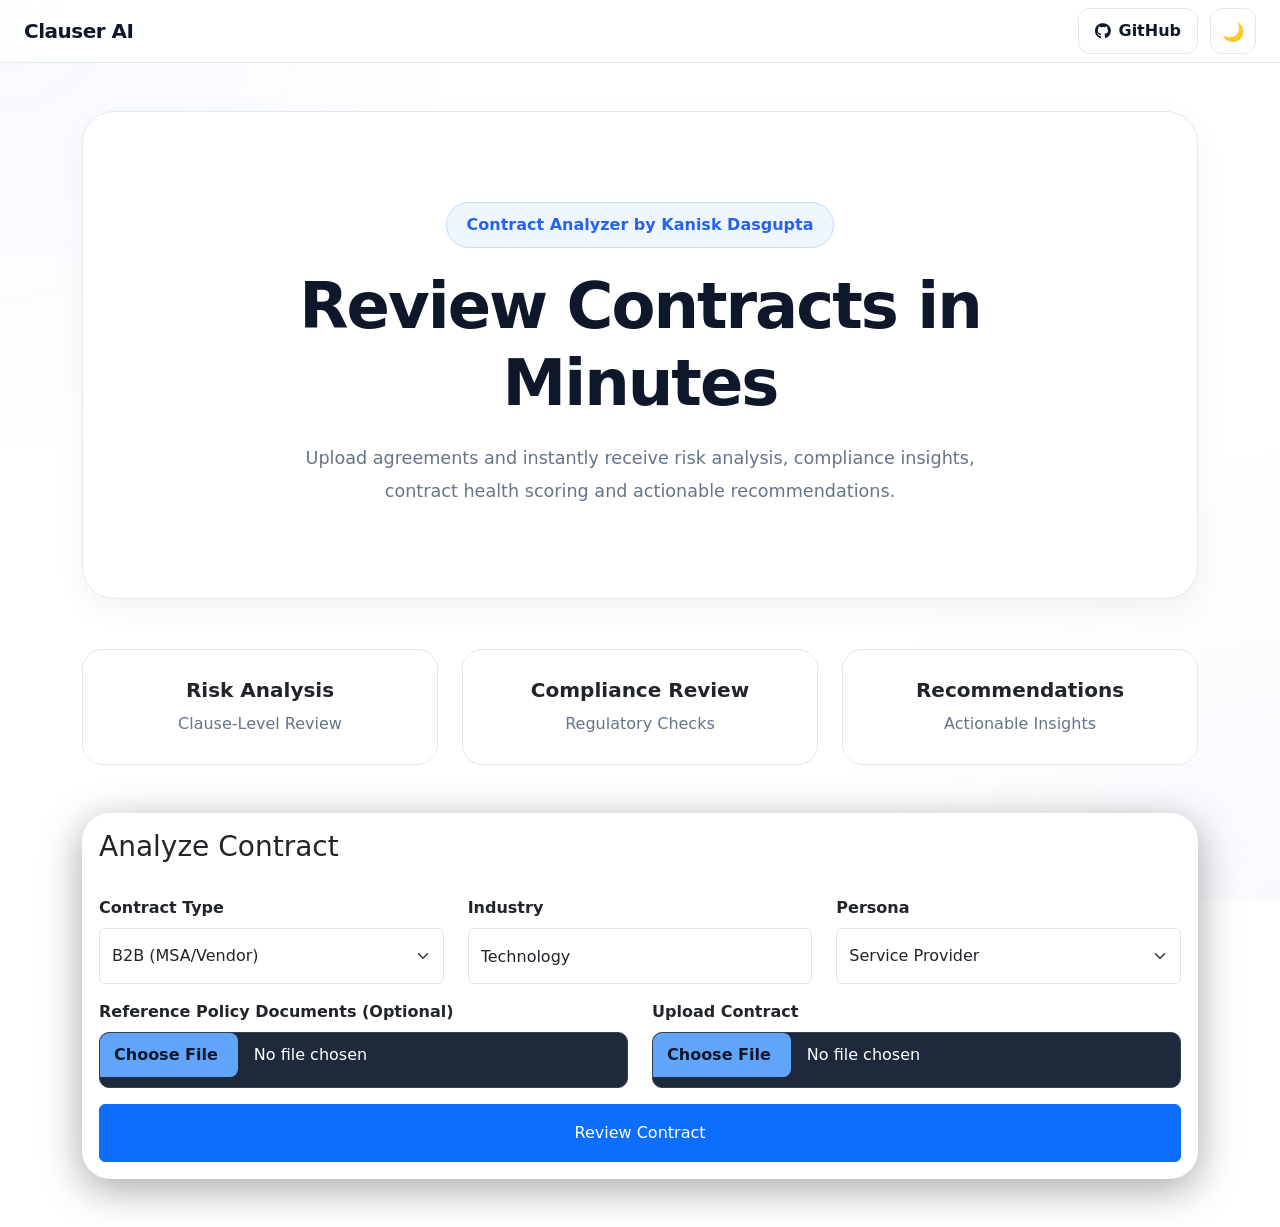
<file: frontend/index.html>
<!DOCTYPE html>
<html lang="en">

<head>

    <meta charset="UTF-8">

    <meta
        name="viewport"
        content="width=device-width, initial-scale=1.0">

    <title>
        Clauser AI
    </title>
    <link rel="preconnect" href="https://fonts.googleapis.com">

    <link rel="preconnect"
        href="https://fonts.gstatic.com"
        crossorigin>

    <link href="https://fonts.googleapis.com/css2?family=Manrope:wght@200;300;400;500;600;700;800&display=swap"
        rel="stylesheet">

    <link
        rel="stylesheet"
        href="style.css">

    <link
        href="https://cdn.jsdelivr.net/npm/bootstrap@5.3.3/dist/css/bootstrap.min.css"
        rel="stylesheet">
    <link
        rel="stylesheet"
        href="https://cdnjs.cloudflare.com/ajax/libs/font-awesome/6.5.2/css/all.min.css">

</head>

<body>

<nav class="navbar navbar-dark">

    <div class="container-fluid px-4">

        <span class="navbar-brand">
            Clauser AI
        </span>

        <div class="ms-auto d-flex align-items-center">

            <a
                href="https://github.com/kanisk29/Clauser-AI-2.0"
                target="_blank"
                class="github-btn">

                <i class="fa-brands fa-github"></i>
                GitHub

            </a>

            <button
                id="themeToggle"
                class="theme-toggle">

                🌙

            </button>

        </div>

    </div>

</nav>

<div class="container py-5">

    <!-- Hero -->
<div class="hero">

    <span class="hero-badge">
        Contract Analyzer by Kanisk Dasgupta
    </span>

    <h1>
        Review Contracts in Minutes
    </h1>

    <p>
        Upload agreements and instantly receive
        risk analysis, compliance insights,
        contract health scoring and actionable
        recommendations.
    </p>

</div>

    <!-- Stats -->

<div class="row g-4 mb-5">

    <div class="col-md-4">

        <div class="plan-item text-center">

            <h5>
                Risk Analysis
            </h5>

            <p>
                Clause-Level Review
            </p>

        </div>

    </div>

    <div class="col-md-4">

        <div class="plan-item text-center">

            <h5>
                Compliance Review
            </h5>

            <p>
                Regulatory Checks
            </p>

        </div>

    </div>

    <div class="col-md-4">

        <div class="plan-item text-center">

            <h5>
                Recommendations
            </h5>

            <p>
                Actionable Insights
            </p>

        </div>

    </div>

</div>

    <!-- Upload Card -->

    <div class="card">

        <div class="card-body">

            <div
                class="d-flex justify-content-between align-items-center mb-4">

                <h3>
                    Analyze Contract
                </h3>

            </div>

            <form id="contractForm">

                <div class="row">

                    <div class="col-md-4 mb-3">

                        <label class="form-label">
                            Contract Type
                        </label>

                        <select
                            class="form-select"
                            id="contractType">

                            <option>B2B (MSA/Vendor)</option>
                            <option>B2C (ToS/EULA)</option>
                            <option>Employment Offer</option>

                        </select>

                    </div>

                    <div class="col-md-4 mb-3">

                        <label class="form-label">
                            Industry
                        </label>

                        <input
                            type="text"
                            class="form-control"
                            id="industry"
                            value="Technology">

                    </div>

                    <div class="col-md-4 mb-3">

                        <label class="form-label">
                            Persona
                        </label>

                        <select
                            class="form-select"
                            id="persona">

                            <option>Service Provider</option>
                            <option>Service Receiver</option>
                            <option>Employee</option>
                            <option>Employer</option>

                        </select>

                    </div>

                </div>

                <div class="row">

                    <div class="col-md-6 mb-3">

<label class="form-label">
    Reference Policy Documents (Optional)
</label>

                        <input
                            type="file"
                            class="form-control"
                            id="playbookFile">

                    </div>

                    <div class="col-md-6 mb-3">

                        <label class="form-label">
                            Upload Contract
                        </label>

                        <input
                            type="file"
                            class="form-control"
                            id="contractFile"
                            accept=".pdf,.doc,.docx">

                    </div>

                </div>

                <button
                    type="submit"
                    class="btn btn-primary">

                    Review Contract

                </button>

            </form>

        </div>

    </div>

    <!-- Loading -->

<div
    id="loadingSection"
    class="text-center mt-5"
    style="display:none;">

    <div class="spinner-border"></div>

    <h5 class="mt-3">
        Analyzing Contract
    </h5>

    <p class="text-muted">
        Reviewing clauses, risks and compliance requirements...
    </p>

</div>
    <!-- Results -->

    <div
        id="resultsSection"
        style="display:none;"
        class="mt-5">

        <h2 class="section-title mb-4">
            Analysis Results
        </h2>

        <!-- Health Score -->
<div class="row g-4 mb-4">

    <div class="col-md-3">
        <div class="card">
            <div class="card-body text-center">
                <small>Health Score</small>
                <h1 id="healthScore">--</h1>
            </div>
        </div>
    </div>

    <div class="col-md-3">
        <div class="card">
            <div class="card-body text-center">
                <small>High Risks</small>
                <h1 id="highRiskCount">0</h1>
            </div>
        </div>
    </div>

    <div class="col-md-3">
        <div class="card">
            <div class="card-body text-center">
                <small>Compliance Issues</small>
                <h1 id="complianceCount">0</h1>
            </div>
        </div>
    </div>

    <div class="col-md-3">
        <div class="card">
            <div class="card-body text-center">
                <small>Suggested Changes</small>
                <h1 id="negotiationCount">0</h1>
            </div>
        </div>
    </div>

</div>        <!-- Executive Summary -->

        <div class="card mb-4">

            <div class="card-body">

                <h4 class="mb-3">
                    Executive Summary
                </h4>

                <div id="executiveSummary"></div>

            </div>

        </div>

        <!-- Dynamic Sections -->


        <div id="playbookResults"></div>

        <div id="complianceResults"></div>

        <div id="negotiationResults"></div>

        <div id="riskResults"></div>

    </div>

</div>

<script src="script.js"></script>

</body>
</html>
</file>
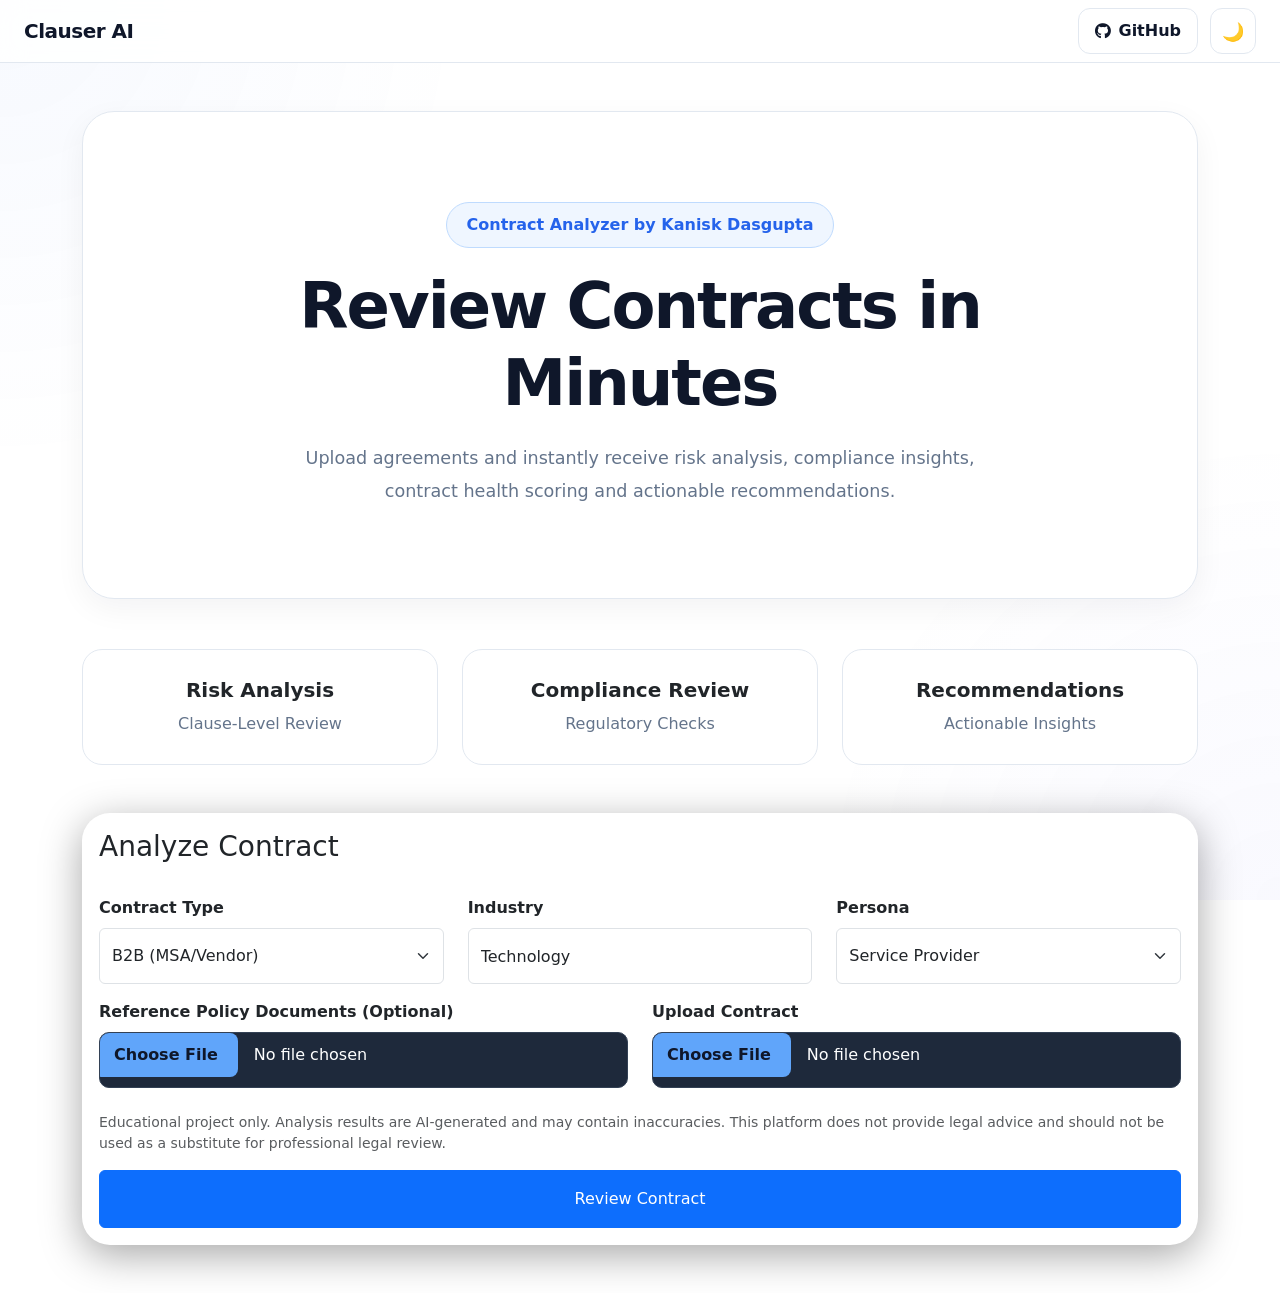
<file: frontend/index (1).html>
<!DOCTYPE html>
<html lang="en">

<head>

    <meta charset="UTF-8">

    <meta
        name="viewport"
        content="width=device-width, initial-scale=1.0">

    <title>
        Clauser AI
    </title>
    <link rel="preconnect" href="https://fonts.googleapis.com">

    <link rel="preconnect"
        href="https://fonts.gstatic.com"
        crossorigin>

    <link href="https://fonts.googleapis.com/css2?family=Manrope:wght@200;300;400;500;600;700;800&display=swap"
        rel="stylesheet">

    <link
        rel="stylesheet"
        href="style.css">

    <link
        href="https://cdn.jsdelivr.net/npm/bootstrap@5.3.3/dist/css/bootstrap.min.css"
        rel="stylesheet">
    <link
        rel="stylesheet"
        href="https://cdnjs.cloudflare.com/ajax/libs/font-awesome/6.5.2/css/all.min.css">

</head>

<body>

<nav class="navbar navbar-dark">

    <div class="container-fluid px-4">

        <span class="navbar-brand">
            Clauser AI
        </span>

        <div class="ms-auto d-flex align-items-center">

            <a
                href="https://github.com/kanisk29/Clauser-AI-2.0"
                target="_blank"
                class="github-btn">

                <i class="fa-brands fa-github"></i>
                GitHub

            </a>

            <button
                id="themeToggle"
                class="theme-toggle">

                🌙

            </button>

        </div>

    </div>

</nav>

<div class="container py-5">

    <!-- Hero -->
<div class="hero">

    <span class="hero-badge">
        Contract Analyzer by Kanisk Dasgupta
    </span>

    <h1>
        Review Contracts in Minutes
    </h1>

    <p>
        Upload agreements and instantly receive
        risk analysis, compliance insights,
        contract health scoring and actionable
        recommendations.
    </p>

</div>

    <!-- Stats -->

<div class="row g-4 mb-5">

    <div class="col-md-4">

        <div class="plan-item text-center">

            <h5>
                Risk Analysis
            </h5>

            <p>
                Clause-Level Review
            </p>

        </div>

    </div>

    <div class="col-md-4">

        <div class="plan-item text-center">

            <h5>
                Compliance Review
            </h5>

            <p>
                Regulatory Checks
            </p>

        </div>

    </div>

    <div class="col-md-4">

        <div class="plan-item text-center">

            <h5>
                Recommendations
            </h5>

            <p>
                Actionable Insights
            </p>

        </div>

    </div>

</div>

    <!-- Upload Card -->

    <div class="card">

        <div class="card-body">

            <div
                class="d-flex justify-content-between align-items-center mb-4">

                <h3>
                    Analyze Contract
                </h3>

            </div>

            <form id="contractForm">

                <div class="row">

                    <div class="col-md-4 mb-3">

                        <label class="form-label">
                            Contract Type
                        </label>

                        <select
                            class="form-select"
                            id="contractType">

                            <option>B2B (MSA/Vendor)</option>
                            <option>B2C (ToS/EULA)</option>
                            <option>Employment Offer</option>

                        </select>

                    </div>

                    <div class="col-md-4 mb-3">

                        <label class="form-label">
                            Industry
                        </label>

                        <input
                            type="text"
                            class="form-control"
                            id="industry"
                            value="Technology">

                    </div>

                    <div class="col-md-4 mb-3">

                        <label class="form-label">
                            Persona
                        </label>

                        <select
                            class="form-select"
                            id="persona">

                            <option>Service Provider</option>
                            <option>Service Receiver</option>
                            <option>Employee</option>
                            <option>Employer</option>

                        </select>

                    </div>

                </div>

<div class="row">

    <div class="col-md-6 mb-3">

        <label class="form-label">
            Reference Policy Documents (Optional)
        </label>

        <input
            type="file"
            class="form-control"
            id="playbookFile">

    </div>

    <div class="col-md-6 mb-3">

        <label class="form-label">
            Upload Contract
        </label>

        <input
            type="file"
            class="form-control"
            id="contractFile"
            accept=".pdf,.doc,.docx">

    </div>

</div>

<p class="text-muted small mt-2 mb-3">
    Educational project only. Analysis results are AI-generated and may contain inaccuracies. This platform does not provide legal advice and should not be used as a substitute for professional legal review.
</p>

<button
    type="submit"
    class="btn btn-primary">

    Review Contract

</button>
            </form>

        </div>

    </div>

    <!-- Loading -->

<div
    id="loadingSection"
    class="text-center mt-5"
    style="display:none;">

    <div class="spinner-border"></div>

    <h5 class="mt-3">
        Analyzing Contract
    </h5>

    <p class="text-muted">
        Reviewing clauses, risks and compliance requirements...
    </p>

</div>
    <!-- Results -->

    <div
        id="resultsSection"
        style="display:none;"
        class="mt-5">

        <h2 class="section-title mb-4">
            Analysis Results
        </h2>

        <!-- Health Score -->
<div class="row g-4 mb-4">

    <div class="col-md-3">
        <div class="card">
            <div class="card-body text-center">
                <small>Health Score</small>
                <h1 id="healthScore">--</h1>
            </div>
        </div>
    </div>

    <div class="col-md-3">
        <div class="card">
            <div class="card-body text-center">
                <small>High Risks</small>
                <h1 id="highRiskCount">0</h1>
            </div>
        </div>
    </div>

    <div class="col-md-3">
        <div class="card">
            <div class="card-body text-center">
                <small>Compliance Issues</small>
                <h1 id="complianceCount">0</h1>
            </div>
        </div>
    </div>

    <div class="col-md-3">
        <div class="card">
            <div class="card-body text-center">
                <small>Suggested Changes</small>
                <h1 id="negotiationCount">0</h1>
            </div>
        </div>
    </div>

</div>        <!-- Executive Summary -->

        <div class="card mb-4">

            <div class="card-body">

                <h4 class="mb-3">
                    Executive Summary
                </h4>

                <div id="executiveSummary"></div>

            </div>

        </div>

        <!-- Dynamic Sections -->


        <div id="playbookResults"></div>

        <div id="complianceResults"></div>

        <div id="negotiationResults"></div>

        <div id="riskResults"></div>

    </div>

</div>

<script src="script.js"></script>

</body>
</html>
</file>
<file: frontend/style.css>
@import url('https://fonts.googleapis.com/css2?family=Manrope:wght@300;400;500;600;700;800&display=swap');
.github-btn {

    display: flex;
    align-items: center;
    gap: 8px;

    text-decoration: none;

    color: #0f172a;

    background: white;

    border: 1px solid #e2e8f0;

    padding: 10px 16px;

    border-radius: 12px;

    font-weight: 600;

    transition: all 0.2s ease;

    margin-right: 12px;
}

.github-btn:hover {

    background: #f8fafc;

    color: #2563eb;

    border-color: #2563eb;

    transform: translateY(-1px);
}

.theme-toggle {

    border: 1px solid #e2e8f0;

    background: white;

    width: 46px;

    height: 46px;

    border-radius: 12px;

    cursor: pointer;

    font-size: 18px;

    transition: all 0.2s ease;
}

.theme-toggle:hover {

    background: #f8fafc;

    transform: translateY(-1px);
}
:root {
    --primary: #2563eb;
    --primary-dark: #1d4ed8;

    --success: #16a34a;
    --warning: #ea580c;
    --danger: #dc2626;

    --text: #0f172a;
    --text-light: #64748b;

    --border: #e2e8f0;

    --card: #ffffff;
    --background: #f6f8fb;
}

* {
    margin: 0;
    padding: 0;
    box-sizing: border-box;
}

body {
    font-family: "Manrope", sans-serif;
    background: var(--background);
    color: var(--text);
    min-height: 100vh;
    line-height: 1.6;
    position: relative;
}

body::before {
    content: "";

    position: fixed;
    inset: 0;

    background:
        radial-gradient(
            circle at top left,
            rgba(37,99,235,0.04),
            transparent 30%
        ),
        radial-gradient(
            circle at bottom right,
            rgba(99,102,241,0.04),
            transparent 30%
        );

    pointer-events: none;
    z-index: -1;
}

.container {
    max-width: 1200px;
}

/* NAVBAR */

.navbar {
    background: rgba(255,255,255,0.85) !important;
    backdrop-filter: blur(12px);

    border-bottom: 1px solid var(--border);

    padding: 18px 0;
}

.navbar-brand {
    color: var(--text) !important;

    font-size: 1.4rem;
    font-weight: 800;

    letter-spacing: -0.5px;
}

/* HERO */

.hero {
    background: white;

    border: 1px solid var(--border);

    border-radius: 32px;

    padding: 90px 70px;

    text-align: center;

    margin-bottom: 50px;

    box-shadow:
        0 10px 30px rgba(
            15,
            23,
            42,
            0.05
        );
}

.hero h1 {
    color: var(--text);

    font-size: 4rem;

    font-weight: 800;

    letter-spacing: -2px;

    margin-bottom: 20px;
}

.hero p {
    max-width: 720px;

    margin: auto;

    color: var(--text-light);

    font-size: 1.1rem;

    line-height: 1.9;
}

.hero-badge {
    display: inline-block;

    background: #eff6ff;

    color: var(--primary);

    border: 1px solid #bfdbfe;

    padding: 10px 20px;

    border-radius: 999px;

    font-weight: 600;

    margin-bottom: 20px;
}

/* FEATURE CARDS */

.plan-item {
    background: white;

    border: 1px solid var(--border);

    border-radius: 20px;

    padding: 28px;

    text-align: center;

    height: 100%;

    transition: 0.25s ease;
}

.plan-item:hover {
    transform: translateY(-4px);

    box-shadow:
        0 15px 35px rgba(
            15,
            23,
            42,
            0.08
        );
}

.plan-item h5 {
    font-weight: 700;
    margin-bottom: 10px;
}

.plan-item p {
    color: var(--text-light);
    margin: 0;
}

/* CARDS */

.card {

    background: #0f172a;

    border: 1px solid rgba(
        255,
        255,
        255,
        0.08
    ) !important;

    border-radius: 28px !important;

    box-shadow:
        0 10px 40px rgba(
            0,
            0,
            0,
            0.35
        );
}
.card:hover {
    transform: translateY(-2px);

    box-shadow:
        0 12px 30px rgba(
            15,
            23,
            42,
            0.08
        );
}

.card-body {
    padding: 2.25rem;
}

/* FORM */

.form-label {
    font-weight: 600;
    margin-bottom: 8px;
}

.form-control,
.form-select {
    border-radius: 14px;

    border: 1px solid #cbd5e1;

    height: 56px;

    font-size: 15px;
}

.form-control:focus,
.form-select:focus {
    border-color: var(--primary);

    box-shadow:
        0 0 0 4px rgba(
            37,
            99,
            235,
            0.15
        );
}

/* BUTTON */

.btn-primary {
    width: 100%;

    height: 58px;

    border-radius: 14px;

    font-weight: 700;

    font-size: 1rem;

    background: var(--primary);

    border: none;

    transition: 0.25s ease;
}

.btn-primary:hover {
    background: var(--primary-dark);

    transform: translateY(-1px);
}

/* TITLES */

.section-title {
    font-size: 2.2rem;

    font-weight: 800;

    letter-spacing: -1px;

    margin-bottom: 30px;
}

/* LOADING */

#loadingSection {

    background: var(--card);

    color: var(--text);

    border-radius: 24px;

    padding: 40px;

    border: 1px solid var(--border);

    margin-top: 30px;
}
:root {

    --card: #ffffff;
}

body.dark-mode {

    --card: #111827;
}
.spinner-border {
    width: 3rem;
    height: 3rem;
}

/* KPI CARDS */

.metric-card {
    background: white;

    border-radius: 22px;

    padding: 30px;

    text-align: center;

    height: 100%;

    transition: 0.25s ease;
}

.metric-card:hover {
    transform: translateY(-4px);

    box-shadow:
        0 12px 28px rgba(
            15,
            23,
            42,
            0.08
        );
}

.metric-label {
    font-size: 0.85rem;

    color: var(--text-light);

    text-transform: uppercase;

    letter-spacing: 1px;

    margin-bottom: 15px;
}

.metric-score {
    border-top: 5px solid var(--primary);
}

.metric-risk {
    border-top: 5px solid var(--danger);
}

.metric-compliance {
    border-top: 5px solid var(--warning);
}

.metric-negotiation {
    border-top: 5px solid var(--success);
}

/* KPI VALUES */

#healthScore {
    font-size: 5rem !important;

    font-weight: 900;

    color: var(--primary);

    margin: 0;
}

#highRiskCount,
#complianceCount,
#negotiationCount {
    font-size: 3rem;

    font-weight: 800;
}

#highRiskCount {
    color: var(--danger);
}

#complianceCount {
    color: var(--warning);
}

#negotiationCount {
    color: var(--success);
}

/* EXECUTIVE SUMMARY */

#executiveSummary {
    font-size: 1rem;

    line-height: 2;

    color: #334155;
}

/* RISKS */

.risk-card {
    background: white;

    border-radius: 20px;

    border: 1px solid var(--border);

    padding: 25px;

    margin-bottom: 20px;

    transition: 0.25s ease;
}

.risk-card:hover {
    transform: translateY(-3px);

    box-shadow:
        0 15px 35px rgba(
            15,
            23,
            42,
            0.08
        );
}

.risk-title {
    font-size: 1.2rem;

    font-weight: 700;

    margin-bottom: 15px;
}

.risk-high {
    border-left: 6px solid var(--danger);
}

.risk-medium {
    border-left: 6px solid #f59e0b;
}

.risk-low {
    border-left: 6px solid var(--success);
}

/* RESULTS */

#resultsSection {
    margin-bottom: 80px;
}

#resultsSection .card {
    margin-bottom: 25px;
}

/* BADGES */

.badge {
    padding: 10px 18px;

    border-radius: 999px;

    font-weight: 600;
}

/* SCROLLBAR */

::-webkit-scrollbar {
    width: 10px;
}

::-webkit-scrollbar-track {
    background: #f1f5f9;
}

::-webkit-scrollbar-thumb {
    background: #cbd5e1;

    border-radius: 20px;
}

::-webkit-scrollbar-thumb:hover {
    background: #94a3b8;
}

/* MOBILE */

@media (max-width: 768px) {

    .hero {
        padding: 50px 25px;
    }

    .hero h1 {
        font-size: 2.4rem;
    }

    .hero p {
        font-size: 1rem;
    }

    .card-body {
        padding: 1.4rem;
    }

    #healthScore {
        font-size: 3.5rem !important;
    }

    #highRiskCount,
    #complianceCount,
    #negotiationCount {
        font-size: 2.2rem;
    }

    .section-title {
        font-size: 1.8rem;
    }
}
/* DARK MODE */

body.dark-mode {

    --background: #0f172a;
    --card: #111827;

    --text: #f8fafc;
    --text-light: #94a3b8;

    --border: #334155;

    background: #0f172a;
}

body.dark-mode::before {

    background:

        radial-gradient(
            circle at top left,
            rgba(37,99,235,0.10),
            transparent 30%
        ),

        radial-gradient(
            circle at bottom right,
            rgba(99,102,241,0.10),
            transparent 30%
        );
}

body.dark-mode .navbar {

    background:
        rgba(15,23,42,0.85) !important;

    border-bottom:
        1px solid #334155;
}

body.dark-mode .navbar-brand {

    color: white !important;
}

body.dark-mode .hero {

    background:
        linear-gradient(
            135deg,
            #111827,
            #1e293b
        );

    border:
        1px solid #334155;
}

body.dark-mode .hero h1 {

    color: white;
}

body.dark-mode .hero p {

    color: #cbd5e1;
}

body.dark-mode .card,
body.dark-mode .plan-item,
body.dark-mode .metric-card,
body.dark-mode .risk-card {

    background: #111827;

    color: white;

    border:
        1px solid #334155 !important;
}

body.dark-mode .form-control,
body.dark-mode .form-select {

    background: #1e293b;

    color: white;

    border:
        1px solid #475569;
}

body.dark-mode .form-control::placeholder {

    color: #94a3b8;
}

body.dark-mode .form-label {

    color: #e2e8f0;
}

body.dark-mode #executiveSummary {

    color: #cbd5e1;
}

body.dark-mode .section-title {

    color: white;
}

body.dark-mode .text-muted {

    color: #94a3b8 !important;
}

body.dark-mode #loadingSection {

    background: #111827;

    border:
        1px solid #334155;
}
/* FILE INPUT */

input[type="file"] {

    width: 100%;

    background: #1e293b;

    border: 1px solid #334155;

    border-radius: 10px;

    padding: 6px;

    color: white;

    display: flex;
    align-items: center;
    justify-content: center;
}

input[type="file"]::file-selector-button {

    background: #60a5fa;

    color: #0f172a;

    border: none;

    border-radius: 8px;

    padding: 10px 20px;

    font-weight: 600;

    cursor: pointer;

    transition: all 0.2s ease;

    margin-right: 16px;
}

input[type="file"]::file-selector-button:hover {

    background: #3b82f6;

    color: white;

    transform: translateY(-1px);
}

body.dark-mode h3,
body.dark-mode h4,
body.dark-mode h5,
body.dark-mode h6 {

    color: #f8fafc !important;
}

body.dark-mode .risk-card {

    background: #111827;

    color: white;

    border-top: 1px solid #334155 !important;
    border-right: 1px solid #334155 !important;
    border-bottom: 1px solid #334155 !important;

    box-shadow:
        0 10px 25px rgba(
            0,
            0,
            0,
            0.25
        );
}

body.dark-mode .risk-high {

    border-left: 6px solid #ef4444 !important;
}

body.dark-mode .risk-medium {

    border-left: 6px solid #f59e0b !important;
}

body.dark-mode .risk-low {

    border-left: 6px solid #22c55e !important;
}

body.dark-mode .risk-high .risk-title {

    color: #f87171;
}

body.dark-mode .risk-medium .risk-title {

    color: #fbbf24;
}

body.dark-mode .risk-low .risk-title {

    color: #4ade80;
}
</file>
